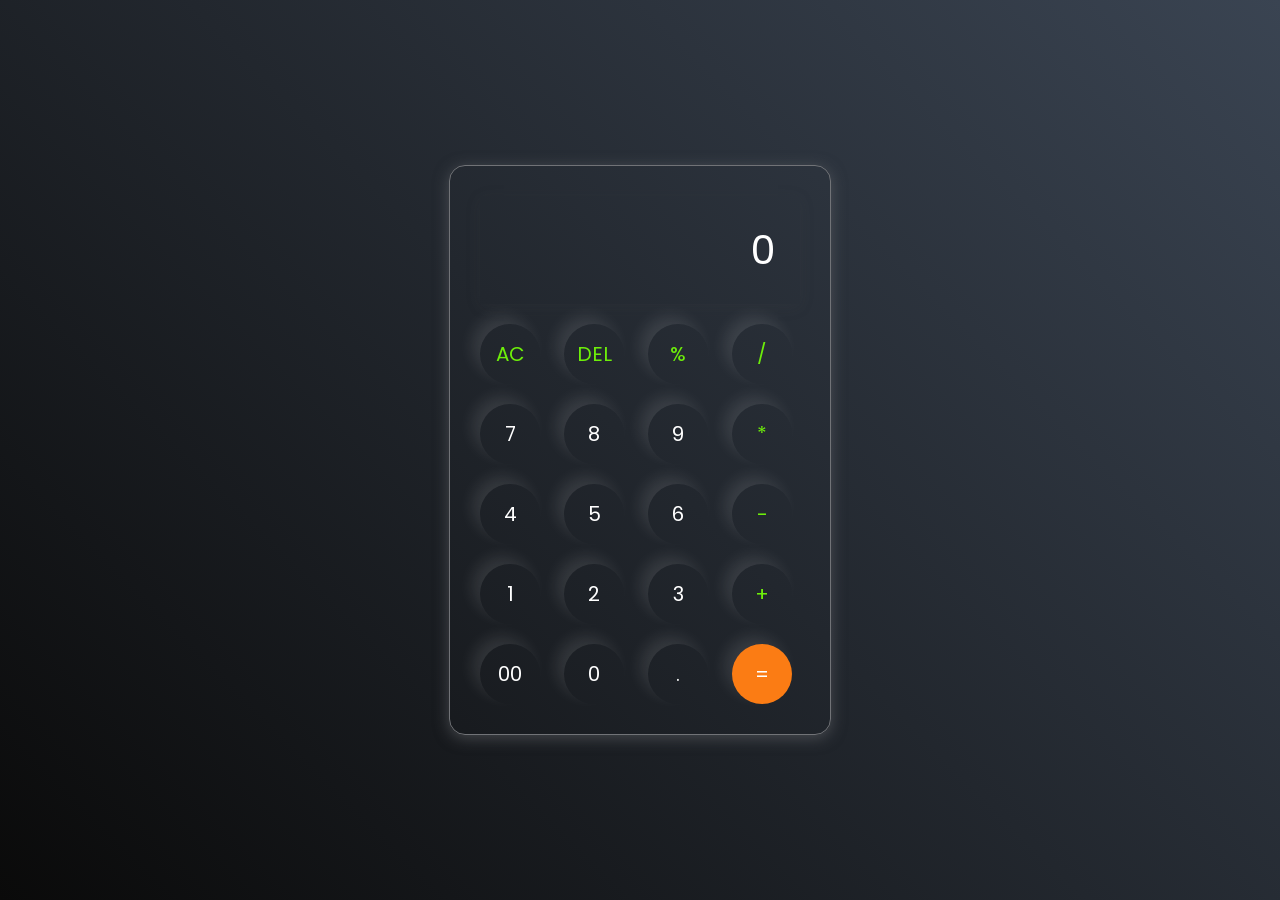
<file: My Calculator/index.html>
<!DOCTYPE html>
<html Lang="en">
<head>
    <meta charset="UTF-8">
    <meta http-equiv="X-UA-Compatible" content="IE=edge">
    <meta name="viewport" content="width=device-width, initial-scale=1.0">
    <link rel="stylesheet" href="style.css">
    <title>Calculator</title>
</head>
<body>
    <div class="Calculator">
        <input type="text" placeholder="0" id="inputBox">
    <div>
        <button class="operator">AC</button>
        <button class="operator">DEL</button>
        <button class="operator">%</button>
        <button class="operator">/</button>
    </div>
    <div>
        <button>7</button>
        <button>8</button>
        <button>9</button>
        <button class="operator">*</button>
    </div>
    <div>
        <button>4</button>
        <button>5</button>
        <button>6</button>
        <button class="operator">-</button>
    </div>
    <div>
        <button>1</button>
        <button>2</button>
        <button>3</button>
        <button class="operator">+</button>
    </div>
    <div>
        <button>00</button>
        <button>0</button>
        <button>.</button>
        <button class="equalBtn">=</button>
    </div>
    </div>

    <script src="script.js"></script>
</body>
</html>
</file>
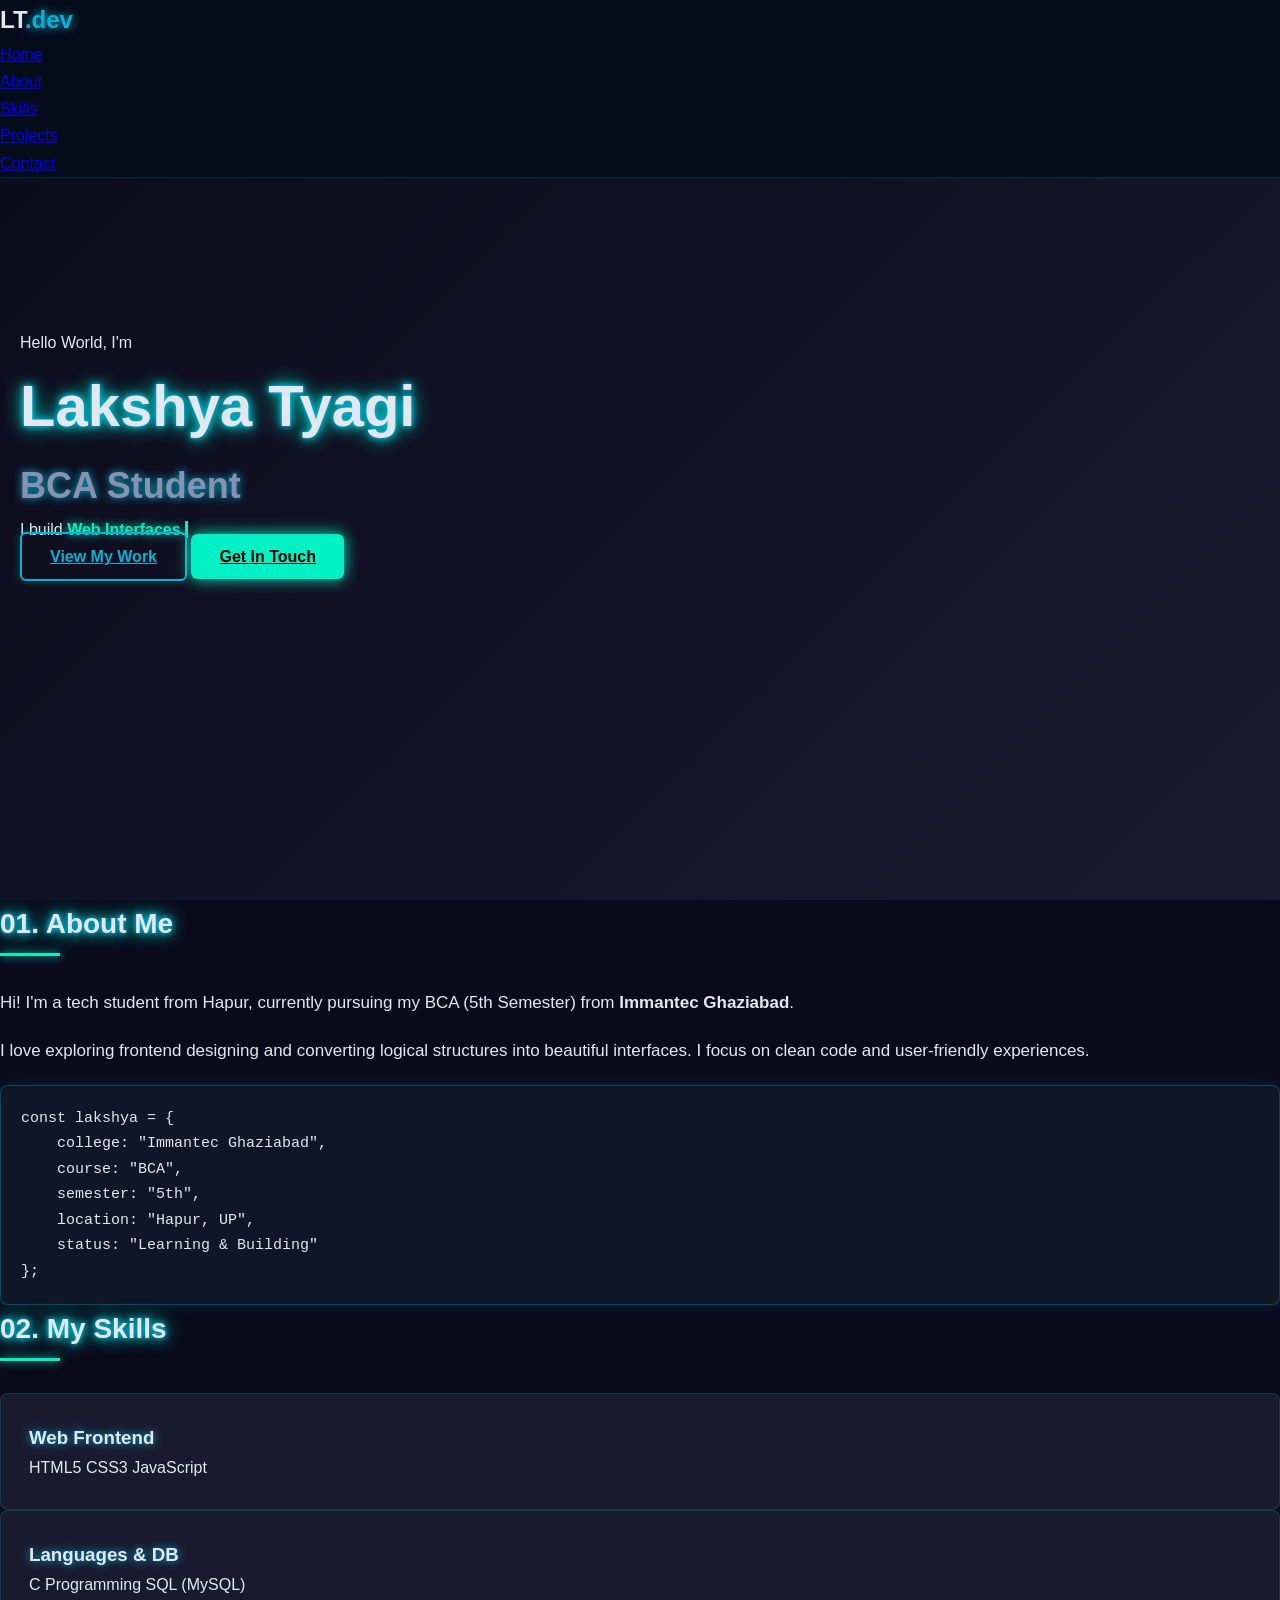
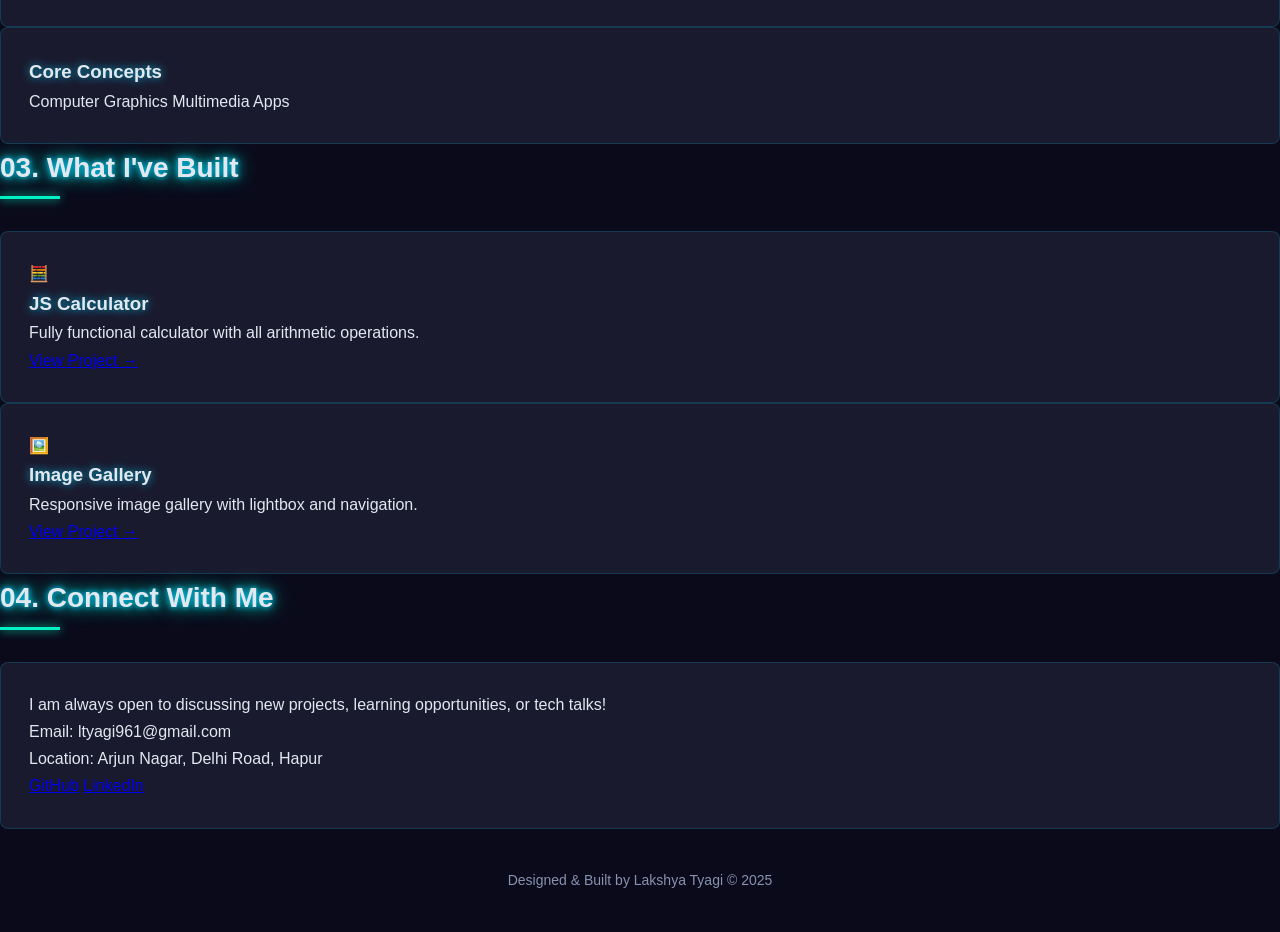
<file: My Portfolio-website/index.html>
<!DOCTYPE html>
<html lang="en">
<head>
    <meta charset="UTF-8">
    <meta name="viewport" content="width=device-width, initial-scale=1.0">
    <title>Lakshya Tyagi | Portfolio</title>
    <link rel="stylesheet" href="style.css">
</head>
<body>
    <header>
        <div class="nav-container">
            <div class="logo">LT<span class="dev">.dev</span></div>
            <ul class="nav-links">
                <li><a href="#home">Home</a></li>
                <li><a href="#about">About</a></li>
                <li><a href="#skills">Skills</a></li>
                <li><a href="#projects">Projects</a></li>
                <li><a href="#contact">Contact</a></li>
            </ul>
        </div>
    </header>

    <section class="hero" id="home">
        <div class="hero-content">
            <p class="greeting">Hello World, I'm</p>
            <h1 class="name neon-text">Lakshya Tyagi</h1>
            <h2 class="sub-title">BCA Student</h2>
            <p class="typing-container">I build <span id="typing-text"></span></p>
            <div class="cta-buttons">
                <a href="#projects" class="btn btn-primary">View My Work</a>
                <a href="#contact" class="btn btn-secondary">Get In Touch</a>
            </div>
        </div>
    </section>

    <section class="about" id="about">
        <h2 class="section-title neon-text">01. About Me</h2>
        <div class="about-grid">
            <div class="about-text">
                <p>Hi! I'm a tech student from Hapur, currently pursuing my BCA (5th Semester) from <strong>Immantec Ghaziabad</strong>.</p>
                <p>I love exploring frontend designing and converting logical structures into beautiful interfaces. I focus on clean code and user-friendly experiences.</p>
            </div>
            <div class="code-box">
                <div class="code-header">
                    <span class="dot red"></span>
                    <span class="dot yellow"></span>
                    <span class="dot green"></span>
                </div>
                <pre><code>const lakshya = {
    college: "Immantec Ghaziabad",
    course: "BCA",
    semester: "5th",
    location: "Hapur, UP",
    status: "Learning & Building"
};</code></pre>
            </div>
        </div>
    </section>

    <section class="skills" id="skills">
        <h2 class="section-title neon-text">02. My Skills</h2>
        <div class="skills-grid">
            <div class="skill-card">
                <h3>Web Frontend</h3>
                <div class="tags">
                    <span>HTML5</span>
                    <span>CSS3</span>
                    <span>JavaScript</span>
                </div>
            </div>
            <div class="skill-card">
                <h3>Languages & DB</h3>
                <div class="tags">
                    <span>C Programming</span>
                    <span>SQL (MySQL)</span>
                </div>
            </div>
            <div class="skill-card">
                <h3>Core Concepts</h3>
                <div class="tags">
                    <span>Computer Graphics</span>
                    <span>Multimedia Apps</span>
                </div>
            </div>
        </div>
    </section>

    <section class="projects" id="projects">
        <h2 class="section-title neon-text">03. What I've Built</h2>
        <div class="projects-grid">
            <div class="project-card">
                <div class="project-icon">🧮</div>
                <h3>JS Calculator</h3>
                <p>Fully functional calculator with all arithmetic operations.</p>
                <a href="https://github.com/ltyagi961" target="_blank" class="proj-link">View Project →</a>
            </div>
            <div class="project-card">
                <div class="project-icon">🖼️</div>
                <h3>Image Gallery</h3>
                <p>Responsive image gallery with lightbox and navigation.</p>
                <a href="https://github.com/ltyagi961" target="_blank" class="proj-link">View Project →</a>
            </div>
        </div>
    </section>

    <section class="contact" id="contact">
        <h2 class="section-title neon-text">04. Connect With Me</h2>
        <div class="contact-box">
            <p>I am always open to discussing new projects, learning opportunities, or tech talks!</p>
            <p class="email-text">Email: <span>ltyagi961@gmail.com</span></p>
            <p class="address-text">Location: Arjun Nagar, Delhi Road, Hapur</p>
            <div class="social-links">
                <a href="https://github.com/ltyagi961" target="_blank">GitHub</a>
                <a href="https://www.linkedin.com/in/lakshay-tyagi-9a2367352/" target="_blank">LinkedIn</a>
            </div>
        </div>
    </section>

    <footer>
        <p>Designed & Built by Lakshya Tyagi © 2025</p>
    </footer>

    <script src="script.js"></script>
</body>
</html>
</file>
<file: My Calculator/style.css>
@import url('https://fonts.googleapis.com/css2?family=Poppins:wght@500&display=swap');

*{
margin: 0;
padding: 0;
box-sizing: border-box;
font-family: "Poppins", sans-serif;
}

body{
    width: 100%;
    height: 100vh;
    display: flex;
    justify-content: center;
    align-items: center;
    background: linear-gradient(45deg, #0a0a0a, #3a4452);
}

.Calculator{
    border: 1px solid #717377;
    padding: 20px;
    border-radius: 16px;
    background: transparent;
    box-shadow: 0px 3px 15px rgba(113, 115, 119, 0.5);

}

input{
    width: 320px;
    border: none;
    padding: 24px;
    margin: 10px;
    background: transparent;
    box-shadow: 0px 3px 15px rgba(84, 84, 84, 0.1);
    font-size: 40px;
    text-align: right;
    cursor: pointer;
color: #ffffff;
}

input::placeholder{
    color: #ffffff;
}

button{
    border: none;
    width: 60px;
    height: 60px;
    margin: 10px;
    border-radius: 50%;
    background: transparent;
    color: #ffffff;
    font-size: 20px;
    box-shadow: -8px -8px 15px rgba(255, 255, 255, 0.1);
    cursor: pointer;
}

.equalBtn{
    background-color: #fb7c14;
}

.operator{
    color: #6dee0a;
}
</file>
<file: My Portfolio-website/style.css>
:root {
    --bg-main: #0a0a1a;
    --bg-card: #1a1a2e;
    --neon-blue: #00f1c3;
    --neon-cyan: #00b4d8;
    --text-white: #e2e8f0;
    --text-gray: #8892b0;
}

* {
    margin: 0;
    padding: 0;
    box-sizing: border-box;
}

html {
    scroll-behavior: smooth;
}

body {
    background-color: var(--bg-main);
    color: var(--text-white);
    font-family: 'Segoe UI', sans-serif;
    line-height: 1.7;
}

/* ============= NEON EFFECTS ============= */
.neon-text {
    text-shadow: 
        0 0 5px var(--neon-cyan),
        0 0 10px var(--neon-cyan),
        0 0 20px var(--neon-blue);
}

h1, h2, h3 {
    text-shadow: 0 0 8px var(--neon-cyan);
}

/* Header */
header {
    position: fixed;
    top: 0;
    width: 100%;
    background-color: rgba(6, 13, 26, 0.95);
    backdrop-filter: blur(10px);
    z-index: 100;
    border-bottom: 1px solid rgba(0, 180, 216, 0.2);
}

.logo {
    font-size: 24px;
    font-weight: 700;
    color: var(--text-white);
}

.dev {
    color: var(--neon-cyan);
    text-shadow: 0 0 10px var(--neon-cyan);
}

/* Hero Section */
.hero {
    min-height: 100vh;
    display: flex;
    align-items: center;
    padding: 0 20px;
    background: linear-gradient(135deg, #0a0a1a, #1a1a2e);
}

.name {
    font-size: 58px;
    font-weight: 800;
}

.sub-title {
    font-size: 36px;
    color: var(--text-gray);
}

#typing-text {
    color: var(--neon-blue);
    font-weight: 600;
    text-shadow: 0 0 10px var(--neon-blue);
    border-right: 3px solid var(--neon-blue);
    animation: blink 0.8s step-end infinite;
}

/* Buttons Neon */
.btn {
    padding: 14px 28px;
    border-radius: 6px;
    font-weight: 600;
    transition: all 0.3s ease;
}

.btn-primary {
    background: transparent;
    border: 2px solid var(--neon-cyan);
    color: var(--neon-cyan);
    box-shadow: 0 0 10px rgba(0, 241, 195, 0.3);
}

.btn-primary:hover {
    background: rgba(0, 241, 195, 0.1);
    box-shadow: 0 0 20px var(--neon-cyan);
    transform: translateY(-4px);
}

.btn-secondary {
    background: var(--neon-blue);
    color: #000;
    box-shadow: 0 0 15px var(--neon-blue);
}

.btn-secondary:hover {
    box-shadow: 0 0 25px var(--neon-blue);
    transform: translateY(-4px);
}

/* About Section - Bigger Font */
.about-text p {
    font-size: 17px;           /* Badha diya */
    margin-bottom: 18px;
    line-height: 1.8;
}

.code-box {
    background-color: #0f1626;
    border: 1px solid rgba(0, 180, 216, 0.3);
    border-radius: 8px;
    padding: 20px;
    font-size: 15px;           /* Code bhi bada */
    box-shadow: 0 0 15px rgba(0, 180, 216, 0.2);
}

/* Cards Neon Hover */
.skill-card, .project-card, .contact-box {
    background-color: var(--bg-card);
    padding: 28px;
    border-radius: 8px;
    border: 1px solid rgba(0, 180, 216, 0.2);
    transition: all 0.4s ease;
}

.skill-card:hover, .project-card:hover {
    transform: translateY(-8px);
    border-color: var(--neon-cyan);
    box-shadow: 
        0 0 15px rgba(0, 241, 195, 0.3),
        0 0 30px rgba(0, 180, 216, 0.2);
}

/* Section Titles */
.section-title {
    font-size: 28px;
    margin-bottom: 40px;
    position: relative;
}

.section-title::after {
    content: '';
    position: absolute;
    bottom: -8px;
    left: 0;
    width: 60px;
    height: 3px;
    background: var(--neon-blue);
    box-shadow: 0 0 10px var(--neon-blue);
}

/* Footer */
footer {
    text-align: center;
    padding: 40px 20px;
    color: var(--text-gray);
    font-size: 14px;
}

/* Animation */
@keyframes blink {
    from, to { border-color: transparent; }
    50% { border-color: var(--neon-blue); }
}

/* Responsive */
@media (max-width: 768px) {
    .name { font-size: 45px; }
    .sub-title { font-size: 28px; }
    .about-text p { font-size: 16px; }
}
</file>
